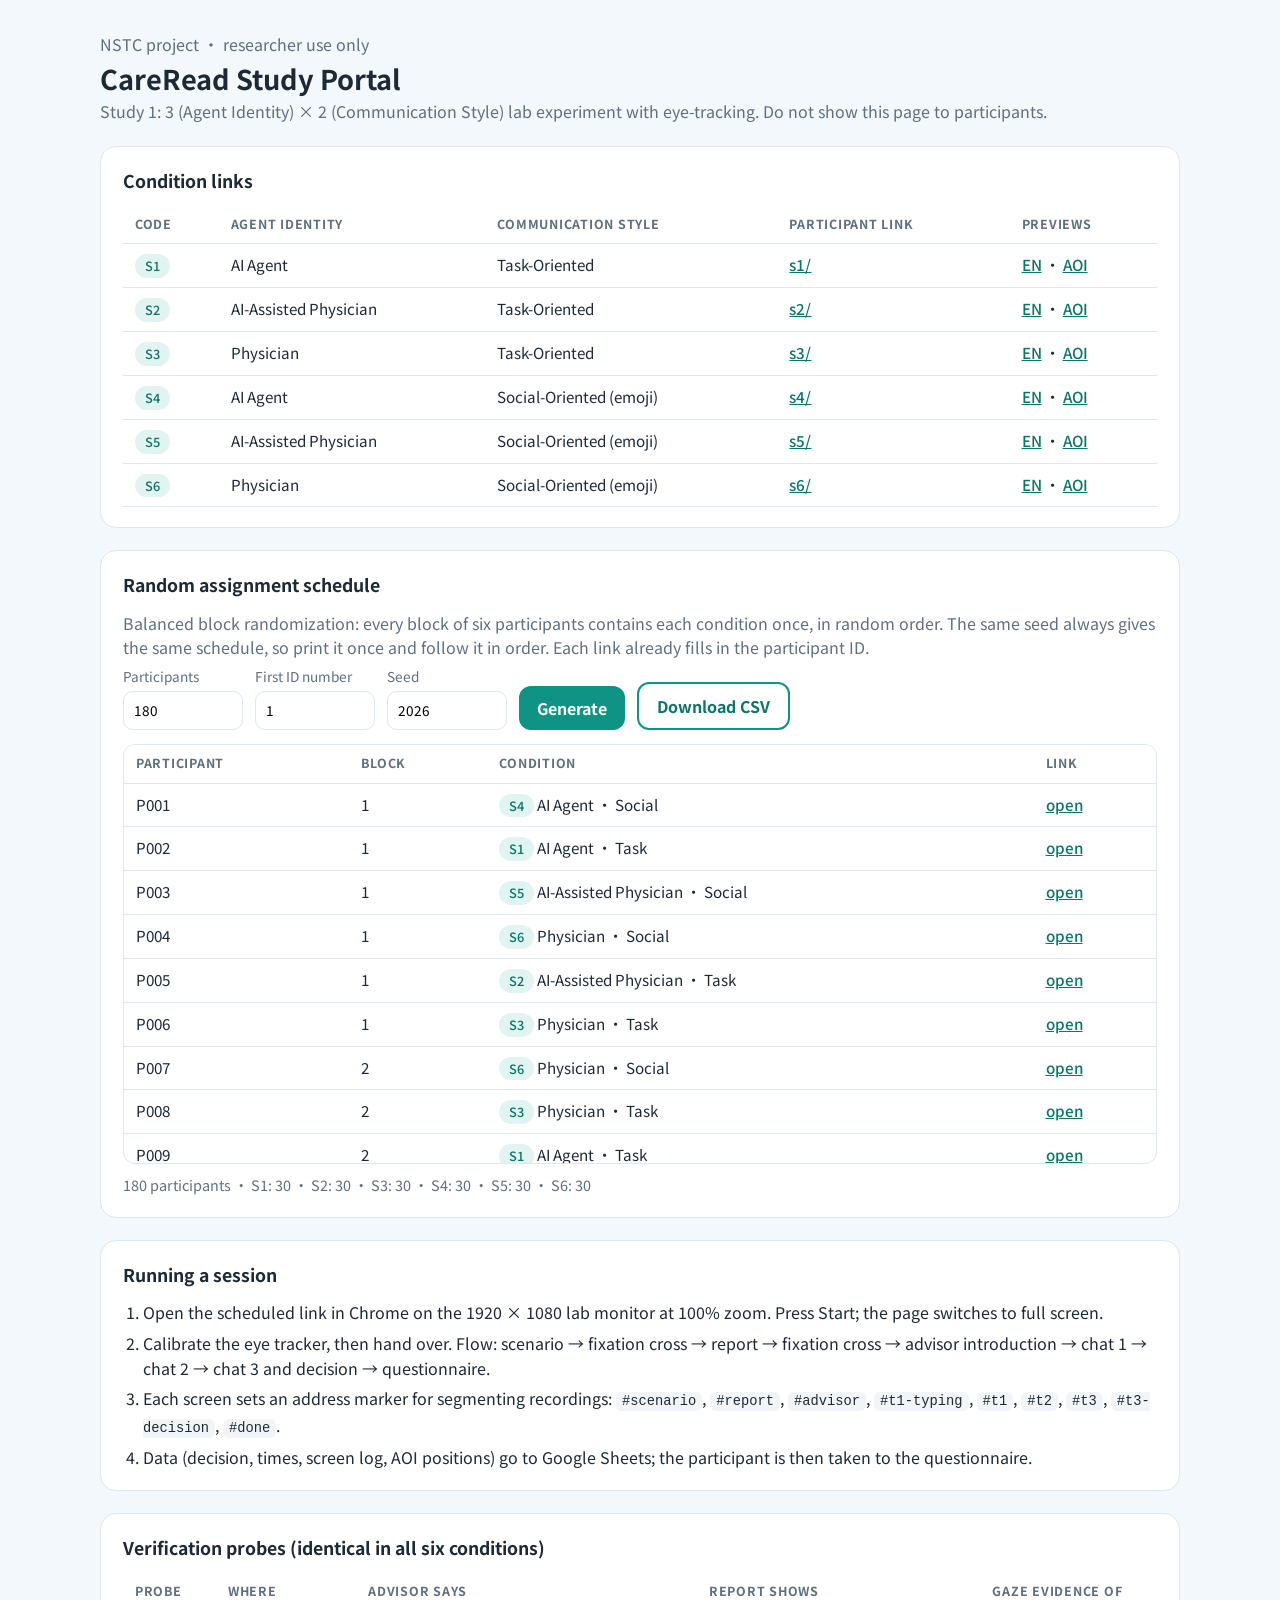
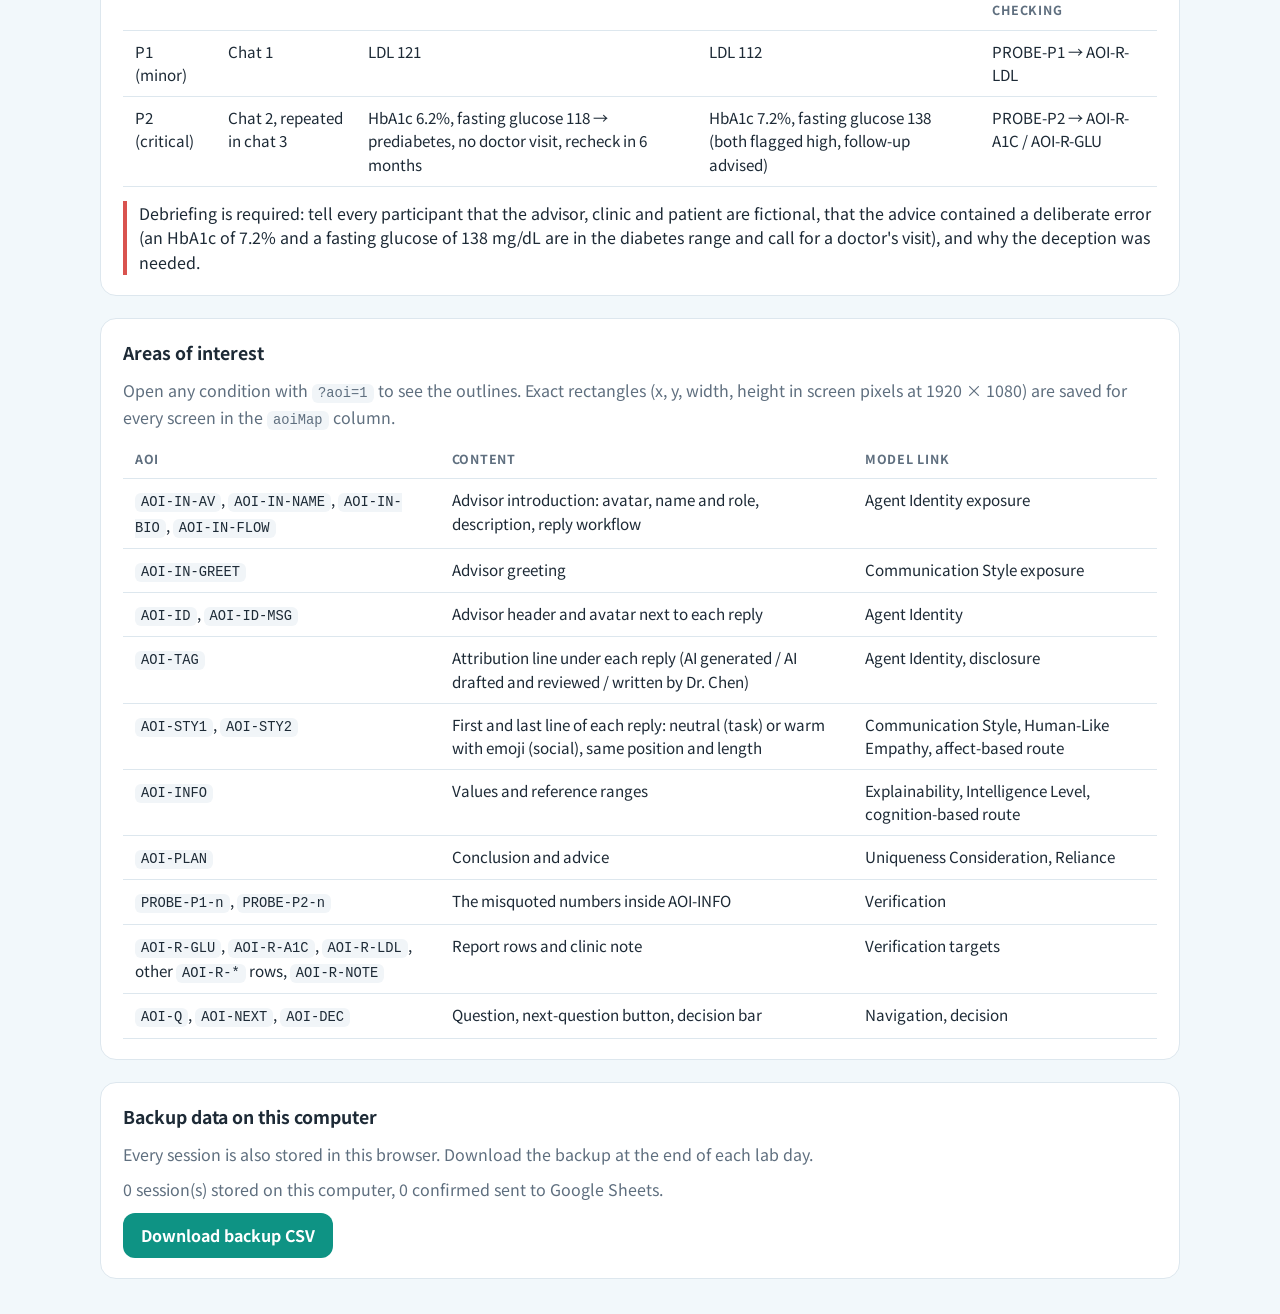
<file: index.html>
<!doctype html>
<html lang="en">
<head>
<meta charset="utf-8">
<meta name="viewport" content="width=device-width, initial-scale=1">
<meta name="robots" content="noindex">
<title>CareRead Study Portal</title>
<link rel="stylesheet" href="https://fonts.googleapis.com/css2?family=Noto+Sans+TC:wght@400;500;700&display=swap">
<style>
:root{--bg:#f2f8fb;--card:#fff;--ink:#1d2a36;--muted:#5f6f7f;--line:#dde7ee;--brand:#0e9384;--brand-soft:#e2f4f1;--sky:#3b8fd9;--flag:#d9534f;color-scheme:light}
*{box-sizing:border-box}
body{margin:0;background:var(--bg);color:var(--ink);font-family:"Noto Sans TC","Segoe UI",system-ui,sans-serif;line-height:1.55;
  padding-left:max(16px,env(safe-area-inset-left,0px));padding-right:max(16px,env(safe-area-inset-right,0px));padding-block:32px 48px}
main{max-width:1080px;margin:0 auto;display:grid;gap:22px}
h1{margin:0;font-size:1.7rem}
h2{margin:0 0 12px;font-size:1.1rem}
p{margin:0}
.muted{color:var(--muted)}
.card{background:var(--card);border:1px solid var(--line);border-radius:16px;padding:20px 22px;min-width:0}
.wrap{overflow-x:auto}
table{width:100%;border-collapse:collapse;font-size:.95rem;min-width:620px}
th,td{text-align:left;padding:9px 12px;border-bottom:1px solid var(--line);vertical-align:top}
th{font-size:.78rem;text-transform:uppercase;letter-spacing:.06em;color:var(--muted)}
code{font-family:ui-monospace,Menlo,monospace;font-size:.86rem;background:#f1f5f8;padding:2px 6px;border-radius:6px}
a{color:#0b7569;font-weight:500}
.tag{display:inline-block;font-size:.8rem;padding:2px 10px;border-radius:999px;background:var(--brand-soft);color:#0b7569;font-weight:500}
ol,ul{margin:0;padding-left:20px;display:grid;gap:6px}
button{font:inherit;font-weight:700;border:0;border-radius:12px;padding:10px 18px;background:var(--brand);color:#fff;cursor:pointer}
button.ghost{background:#fff;color:#0b7569;border:2px solid var(--brand)}
button:focus-visible,a:focus-visible,input:focus-visible{outline:3px solid rgba(59,143,217,.5);outline-offset:2px}
.controls{display:flex;flex-wrap:wrap;gap:12px;align-items:end;margin:6px 0 14px}
.controls label{display:grid;gap:4px;font-size:.85rem;color:var(--muted)}
.controls input{font:inherit;padding:8px 10px;border:1px solid var(--line);border-radius:10px;width:120px}
.warn{border-left:4px solid var(--flag);padding-left:12px}
.counts{margin-top:10px;font-size:.9rem}
#sched-wrap{max-height:420px;overflow:auto;border:1px solid var(--line);border-radius:12px;margin-top:6px}
#sched-wrap table{min-width:520px}
#sched-wrap th{position:sticky;top:0;background:#fff}
</style>
</head>
<body>
<main>
  <header>
    <p class="muted">NSTC project · researcher use only</p>
    <h1>CareRead Study Portal</h1>
    <p class="muted">Study 1: 3 (Agent Identity) × 2 (Communication Style) lab experiment with eye-tracking. Do not show this page to participants.</p>
  </header>

  <section class="card">
    <h2>Condition links</h2>
    <div class="wrap">
    <table>
      <thead><tr><th>Code</th><th>Agent Identity</th><th>Communication Style</th><th>Participant link</th><th>Previews</th></tr></thead>
      <tbody>
        <tr><td><span class="tag">S1</span></td><td>AI Agent</td><td>Task-Oriented</td><td><a href="s1/">s1/</a></td><td><a href="s1/?lang=en">EN</a> · <a href="s1/?aoi=1">AOI</a></td></tr>
        <tr><td><span class="tag">S2</span></td><td>AI-Assisted Physician</td><td>Task-Oriented</td><td><a href="s2/">s2/</a></td><td><a href="s2/?lang=en">EN</a> · <a href="s2/?aoi=1">AOI</a></td></tr>
        <tr><td><span class="tag">S3</span></td><td>Physician</td><td>Task-Oriented</td><td><a href="s3/">s3/</a></td><td><a href="s3/?lang=en">EN</a> · <a href="s3/?aoi=1">AOI</a></td></tr>
        <tr><td><span class="tag">S4</span></td><td>AI Agent</td><td>Social-Oriented (emoji)</td><td><a href="s4/">s4/</a></td><td><a href="s4/?lang=en">EN</a> · <a href="s4/?aoi=1">AOI</a></td></tr>
        <tr><td><span class="tag">S5</span></td><td>AI-Assisted Physician</td><td>Social-Oriented (emoji)</td><td><a href="s5/">s5/</a></td><td><a href="s5/?lang=en">EN</a> · <a href="s5/?aoi=1">AOI</a></td></tr>
        <tr><td><span class="tag">S6</span></td><td>Physician</td><td>Social-Oriented (emoji)</td><td><a href="s6/">s6/</a></td><td><a href="s6/?lang=en">EN</a> · <a href="s6/?aoi=1">AOI</a></td></tr>
      </tbody>
    </table>
    </div>
  </section>

  <section class="card">
    <h2>Random assignment schedule</h2>
    <p class="muted">Balanced block randomization: every block of six participants contains each condition once, in random order. The same seed always gives the same schedule, so print it once and follow it in order. Each link already fills in the participant ID.</p>
    <div class="controls">
      <label>Participants<input id="n" type="number" min="6" step="6" value="180"></label>
      <label>First ID number<input id="first" type="number" min="1" value="1"></label>
      <label>Seed<input id="seed" type="number" value="2026"></label>
      <button id="gen">Generate</button>
      <button id="csv" class="ghost">Download CSV</button>
    </div>
    <div id="sched-wrap"><table><thead><tr><th>Participant</th><th>Block</th><th>Condition</th><th>Link</th></tr></thead><tbody id="sched"></tbody></table></div>
    <p class="counts muted" id="counts"></p>
  </section>

  <section class="card">
    <h2>Running a session</h2>
    <ol>
      <li>Open the scheduled link in Chrome on the 1920 × 1080 lab monitor at 100% zoom. Press Start; the page switches to full screen.</li>
      <li>Calibrate the eye tracker, then hand over. Flow: scenario → fixation cross → report → fixation cross → advisor introduction → chat 1 → chat 2 → chat 3 and decision → questionnaire.</li>
      <li>Each screen sets an address marker for segmenting recordings: <code>#scenario</code>, <code>#report</code>, <code>#advisor</code>, <code>#t1-typing</code>, <code>#t1</code>, <code>#t2</code>, <code>#t3</code>, <code>#t3-decision</code>, <code>#done</code>.</li>
      <li>Data (decision, times, screen log, AOI positions) go to Google Sheets; the participant is then taken to the questionnaire.</li>
    </ol>
  </section>

  <section class="card">
    <h2>Verification probes (identical in all six conditions)</h2>
    <div class="wrap">
    <table>
      <thead><tr><th>Probe</th><th>Where</th><th>Advisor says</th><th>Report shows</th><th>Gaze evidence of checking</th></tr></thead>
      <tbody>
        <tr><td>P1 (minor)</td><td>Chat 1</td><td>LDL 121</td><td>LDL 112</td><td>PROBE-P1 → AOI-R-LDL</td></tr>
        <tr><td>P2 (critical)</td><td>Chat 2, repeated in chat 3</td><td>HbA1c 6.2%, fasting glucose 118 → prediabetes, no doctor visit, recheck in 6 months</td><td>HbA1c 7.2%, fasting glucose 138 (both flagged high, follow-up advised)</td><td>PROBE-P2 → AOI-R-A1C / AOI-R-GLU</td></tr>
      </tbody>
    </table>
    </div>
    <p class="warn" style="margin-top:14px">Debriefing is required: tell every participant that the advisor, clinic and patient are fictional, that the advice contained a deliberate error (an HbA1c of 7.2% and a fasting glucose of 138 mg/dL are in the diabetes range and call for a doctor's visit), and why the deception was needed.</p>
  </section>

  <section class="card">
    <h2>Areas of interest</h2>
    <p class="muted" style="margin-bottom:10px">Open any condition with <code>?aoi=1</code> to see the outlines. Exact rectangles (x, y, width, height in screen pixels at 1920 × 1080) are saved for every screen in the <code>aoiMap</code> column.</p>
    <div class="wrap">
    <table>
      <thead><tr><th>AOI</th><th>Content</th><th>Model link</th></tr></thead>
      <tbody>
        <tr><td><code>AOI-IN-AV</code>, <code>AOI-IN-NAME</code>, <code>AOI-IN-BIO</code>, <code>AOI-IN-FLOW</code></td><td>Advisor introduction: avatar, name and role, description, reply workflow</td><td>Agent Identity exposure</td></tr>
        <tr><td><code>AOI-IN-GREET</code></td><td>Advisor greeting</td><td>Communication Style exposure</td></tr>
        <tr><td><code>AOI-ID</code>, <code>AOI-ID-MSG</code></td><td>Advisor header and avatar next to each reply</td><td>Agent Identity</td></tr>
        <tr><td><code>AOI-TAG</code></td><td>Attribution line under each reply (AI generated / AI drafted and reviewed / written by Dr. Chen)</td><td>Agent Identity, disclosure</td></tr>
        <tr><td><code>AOI-STY1</code>, <code>AOI-STY2</code></td><td>First and last line of each reply: neutral (task) or warm with emoji (social), same position and length</td><td>Communication Style, Human-Like Empathy, affect-based route</td></tr>
        <tr><td><code>AOI-INFO</code></td><td>Values and reference ranges</td><td>Explainability, Intelligence Level, cognition-based route</td></tr>
        <tr><td><code>AOI-PLAN</code></td><td>Conclusion and advice</td><td>Uniqueness Consideration, Reliance</td></tr>
        <tr><td><code>PROBE-P1-n</code>, <code>PROBE-P2-n</code></td><td>The misquoted numbers inside AOI-INFO</td><td>Verification</td></tr>
        <tr><td><code>AOI-R-GLU</code>, <code>AOI-R-A1C</code>, <code>AOI-R-LDL</code>, other <code>AOI-R-*</code> rows, <code>AOI-R-NOTE</code></td><td>Report rows and clinic note</td><td>Verification targets</td></tr>
        <tr><td><code>AOI-Q</code>, <code>AOI-NEXT</code>, <code>AOI-DEC</code></td><td>Question, next-question button, decision bar</td><td>Navigation, decision</td></tr>
      </tbody>
    </table>
    </div>
  </section>

  <section class="card">
    <h2>Backup data on this computer</h2>
    <p class="muted">Every session is also stored in this browser. Download the backup at the end of each lab day.</p>
    <div id="backup-info" class="muted" style="margin-top:10px"></div>
    <p style="margin-top:12px"><button id="dl">Download backup CSV</button></p>
  </section>
</main>
<script>
(function(){
  var CONDS = ["s1","s2","s3","s4","s5","s6"];
  var NAMES = {s1:"AI Agent · Task",s2:"AI-Assisted Physician · Task",s3:"Physician · Task",s4:"AI Agent · Social",s5:"AI-Assisted Physician · Social",s6:"Physician · Social"};
  var esc = function(v){ v = v == null ? "" : String(v); return '"' + v.replace(/"/g, '""') + '"'; };
  function download(name, rows){
    var keys = Object.keys(rows[0]);
    var csv = [keys.join(",")].concat(rows.map(function(r){ return keys.map(function(k){ return esc(r[k]); }).join(","); })).join("\n");
    var a = document.createElement("a");
    a.href = URL.createObjectURL(new Blob(["﻿" + csv], {type: "text/csv"}));
    a.download = name; a.click();
  }
  /* seeded random numbers (mulberry32) */
  function rng(seed){ return function(){ seed |= 0; seed = seed + 0x6D2B79F5 | 0; var t = Math.imul(seed ^ seed >>> 15, 1 | seed); t = t + Math.imul(t ^ t >>> 7, 61 | t) ^ t; return ((t ^ t >>> 14) >>> 0) / 4294967296; }; }
  var schedule = [];
  function gen(){
    var n = Math.max(6, Math.ceil((+document.getElementById("n").value || 180) / 6) * 6);
    var first = +document.getElementById("first").value || 1;
    var r = rng(+document.getElementById("seed").value || 2026);
    var base = location.href.replace(/[#?].*$/, "").replace(/index\.html$/, "");
    schedule = [];
    for (var b = 0; b < n / 6; b++) {
      var blk = CONDS.slice();
      for (var i = blk.length - 1; i > 0; i--) { var j = Math.floor(r() * (i + 1)); var t = blk[i]; blk[i] = blk[j]; blk[j] = t; }
      blk.forEach(function(c){
        var id = "P" + String(first + schedule.length).padStart(3, "0");
        schedule.push({participant: id, block: b + 1, condition: c.toUpperCase(), description: NAMES[c], link: base + c + "/?pid=" + id});
      });
    }
    document.getElementById("sched").innerHTML = schedule.map(function(s){
      return "<tr><td>" + s.participant + "</td><td>" + s.block + "</td><td><span class='tag'>" + s.condition + "</span> " + s.description +
        "</td><td><a href='" + s.link + "'>open</a></td></tr>"; }).join("");
    var c = {}; schedule.forEach(function(s){ c[s.condition] = (c[s.condition] || 0) + 1; });
    document.getElementById("counts").textContent = schedule.length + " participants · " + Object.keys(c).sort().map(function(k){ return k + ": " + c[k]; }).join(" · ");
  }
  document.getElementById("gen").onclick = gen;
  document.getElementById("csv").onclick = function(){ if (!schedule.length) gen(); download("careread_schedule_seed" + document.getElementById("seed").value + ".csv", schedule); };
  gen();

  var rows = [];
  try { rows = JSON.parse(localStorage.getItem("careread_records") || "[]"); } catch (e) { rows = []; }
  var sent = rows.filter(function(r){ return r.uploadStatus === "sent"; }).length;
  document.getElementById("backup-info").textContent = rows.length + " session(s) stored on this computer, " + sent + " confirmed sent to Google Sheets.";
  document.getElementById("dl").onclick = function(){
    if (!rows.length) { document.getElementById("backup-info").textContent = "No sessions stored on this computer yet."; return; }
    download("careread_backup_" + new Date().toISOString().slice(0,10) + ".csv", rows);
  };
})();
</script>
</body>
</html>
</file>
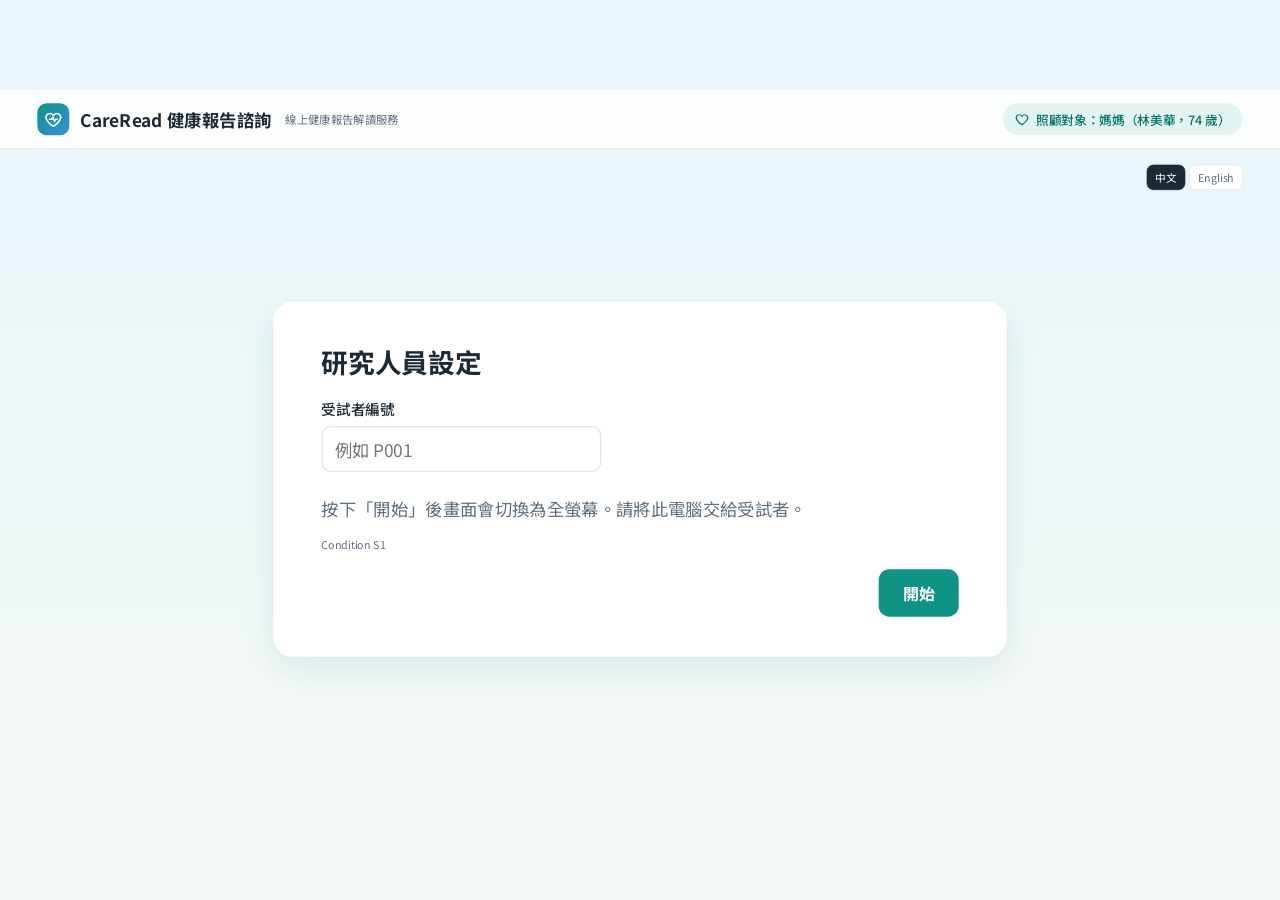
<file: s1/index.html>
<!doctype html>
<html lang="zh-Hant">
<head>
<meta charset="utf-8">
<meta name="viewport" content="width=device-width, initial-scale=1">
<meta name="robots" content="noindex">
<title>CareRead</title>
<link rel="preconnect" href="https://fonts.googleapis.com">
<link rel="stylesheet" href="https://fonts.googleapis.com/css2?family=Noto+Sans+TC:wght@300;400;500;700&family=Noto+Color+Emoji&display=swap">
<link rel="stylesheet" href="../assets/style.css?v=3">
</head>
<body>
<div id="viewport"><div id="stage"></div></div>
<script>window.CAREREAD_COND = { code: "s1", identity: "ai", style: "task" };</script>
<script src="../assets/config.js?v=3"></script>
<script src="../assets/texts.js?v=3"></script>
<script src="../assets/app.js?v=3"></script>
</body>
</html>
</file>
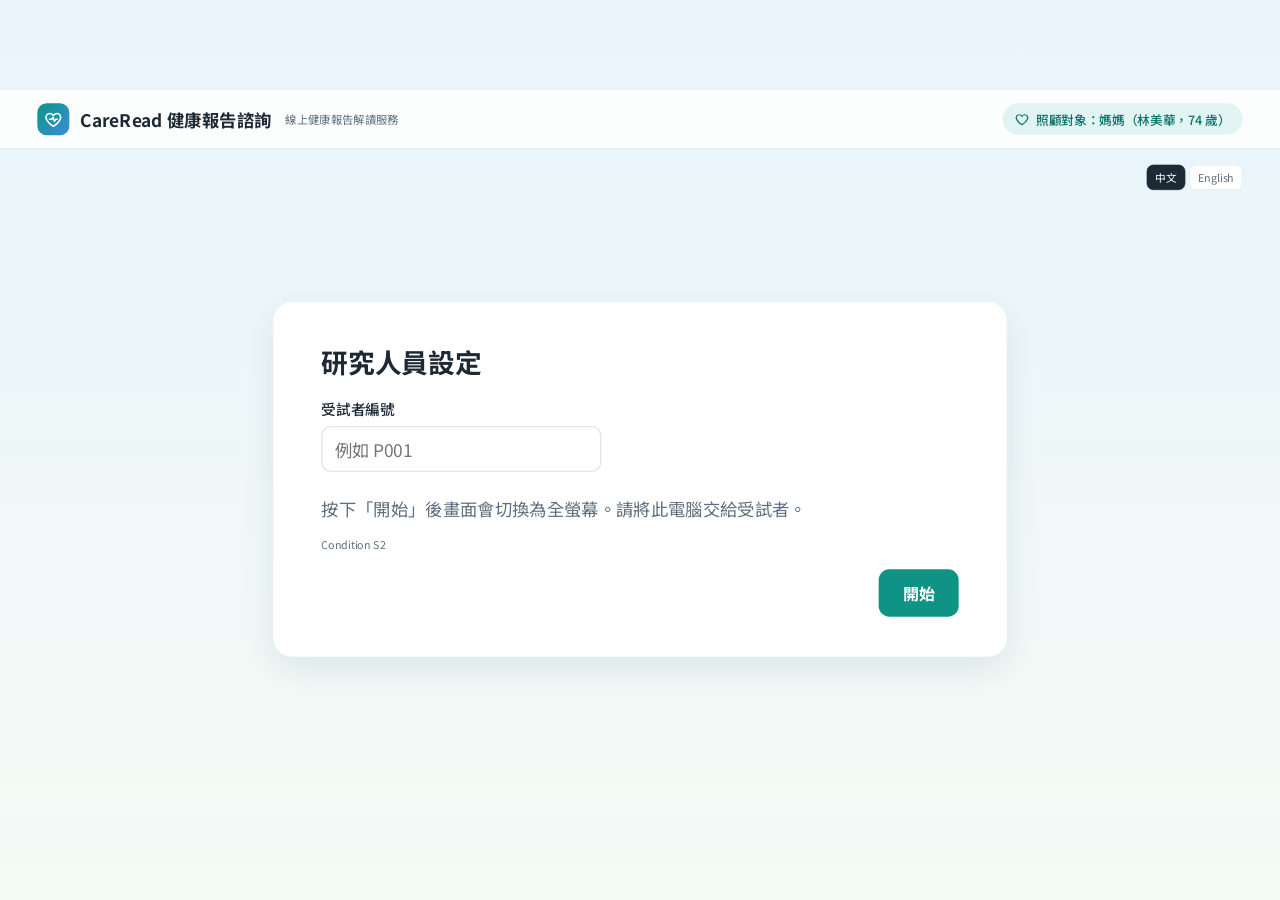
<file: s2/index.html>
<!doctype html>
<html lang="zh-Hant">
<head>
<meta charset="utf-8">
<meta name="viewport" content="width=device-width, initial-scale=1">
<meta name="robots" content="noindex">
<title>CareRead</title>
<link rel="preconnect" href="https://fonts.googleapis.com">
<link rel="stylesheet" href="https://fonts.googleapis.com/css2?family=Noto+Sans+TC:wght@300;400;500;700&family=Noto+Color+Emoji&display=swap">
<link rel="stylesheet" href="../assets/style.css?v=3">
</head>
<body>
<div id="viewport"><div id="stage"></div></div>
<script>window.CAREREAD_COND = { code: "s2", identity: "hyb", style: "task" };</script>
<script src="../assets/config.js?v=3"></script>
<script src="../assets/texts.js?v=3"></script>
<script src="../assets/app.js?v=3"></script>
</body>
</html>
</file>
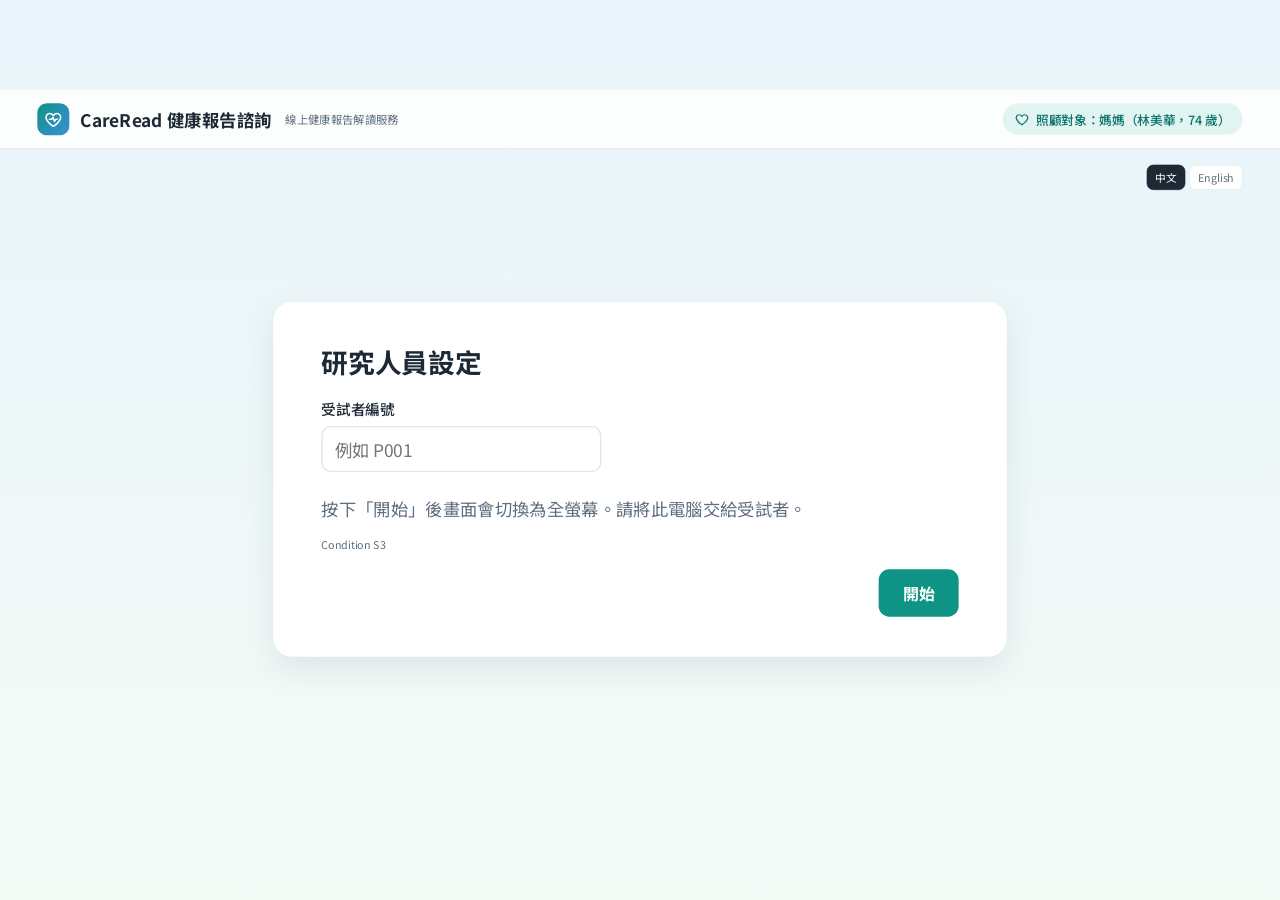
<file: s3/index.html>
<!doctype html>
<html lang="zh-Hant">
<head>
<meta charset="utf-8">
<meta name="viewport" content="width=device-width, initial-scale=1">
<meta name="robots" content="noindex">
<title>CareRead</title>
<link rel="preconnect" href="https://fonts.googleapis.com">
<link rel="stylesheet" href="https://fonts.googleapis.com/css2?family=Noto+Sans+TC:wght@300;400;500;700&family=Noto+Color+Emoji&display=swap">
<link rel="stylesheet" href="../assets/style.css?v=3">
</head>
<body>
<div id="viewport"><div id="stage"></div></div>
<script>window.CAREREAD_COND = { code: "s3", identity: "doc", style: "task" };</script>
<script src="../assets/config.js?v=3"></script>
<script src="../assets/texts.js?v=3"></script>
<script src="../assets/app.js?v=3"></script>
</body>
</html>
</file>
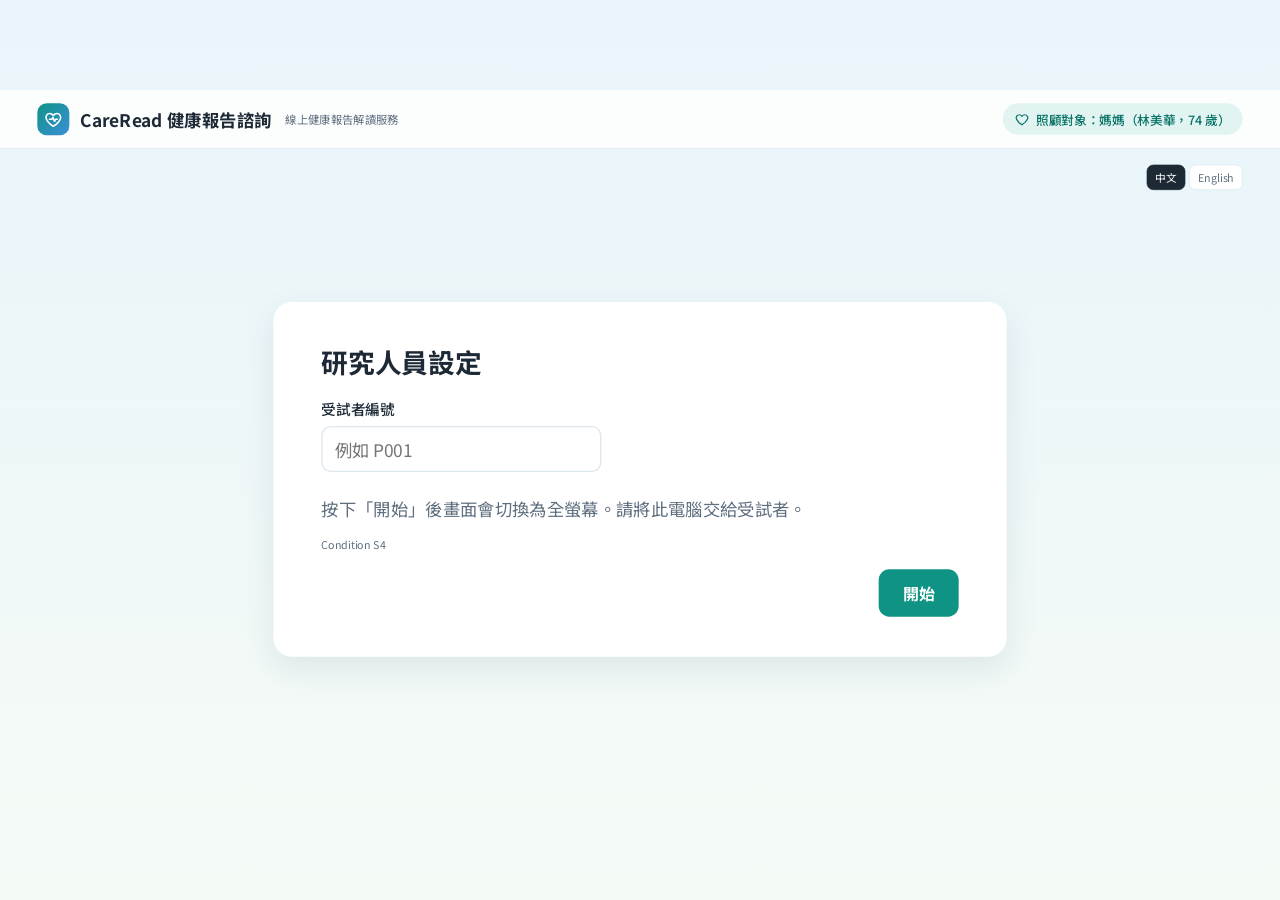
<file: s4/index.html>
<!doctype html>
<html lang="zh-Hant">
<head>
<meta charset="utf-8">
<meta name="viewport" content="width=device-width, initial-scale=1">
<meta name="robots" content="noindex">
<title>CareRead</title>
<link rel="preconnect" href="https://fonts.googleapis.com">
<link rel="stylesheet" href="https://fonts.googleapis.com/css2?family=Noto+Sans+TC:wght@300;400;500;700&family=Noto+Color+Emoji&display=swap">
<link rel="stylesheet" href="../assets/style.css?v=3">
</head>
<body>
<div id="viewport"><div id="stage"></div></div>
<script>window.CAREREAD_COND = { code: "s4", identity: "ai", style: "soc" };</script>
<script src="../assets/config.js?v=3"></script>
<script src="../assets/texts.js?v=3"></script>
<script src="../assets/app.js?v=3"></script>
</body>
</html>
</file>
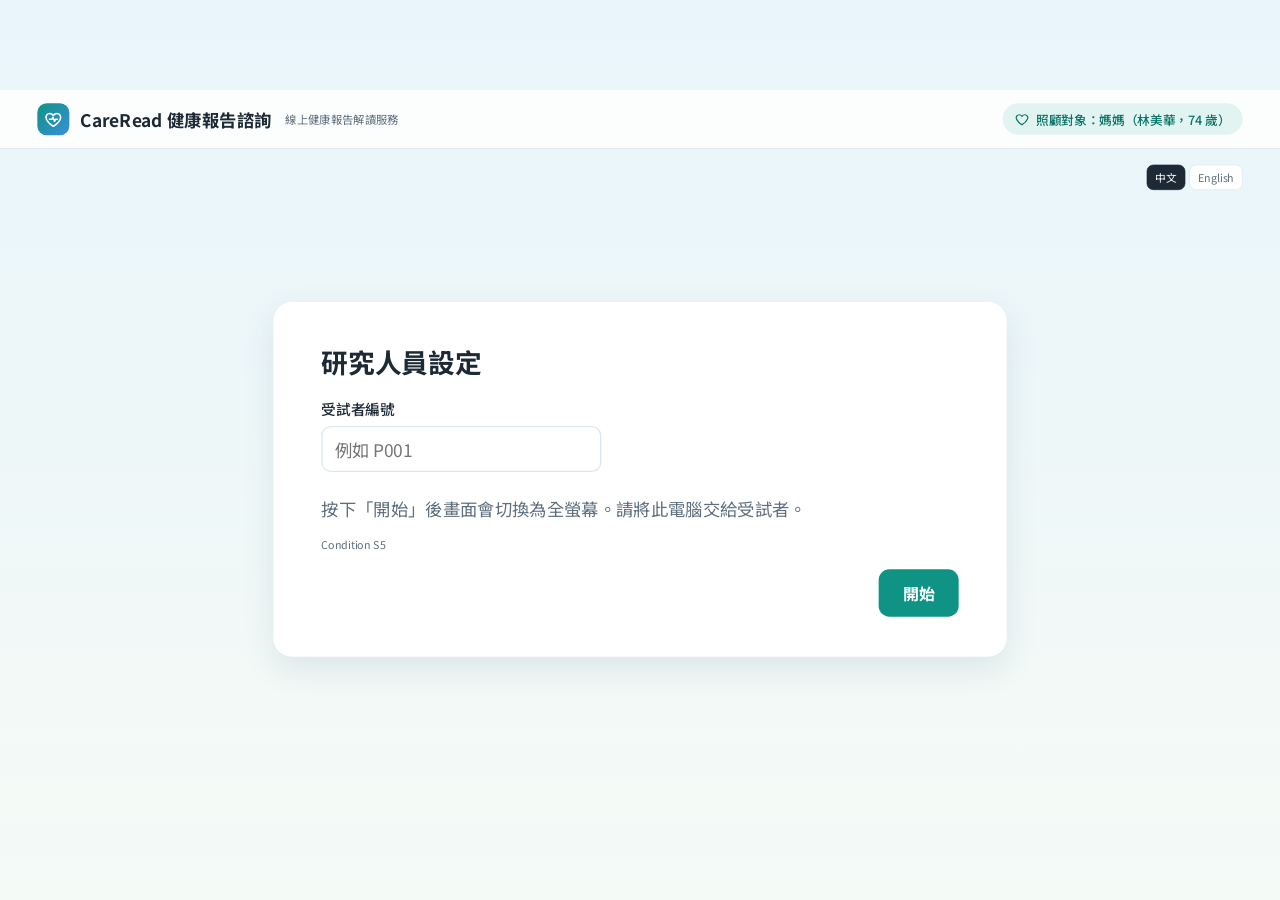
<file: s5/index.html>
<!doctype html>
<html lang="zh-Hant">
<head>
<meta charset="utf-8">
<meta name="viewport" content="width=device-width, initial-scale=1">
<meta name="robots" content="noindex">
<title>CareRead</title>
<link rel="preconnect" href="https://fonts.googleapis.com">
<link rel="stylesheet" href="https://fonts.googleapis.com/css2?family=Noto+Sans+TC:wght@300;400;500;700&family=Noto+Color+Emoji&display=swap">
<link rel="stylesheet" href="../assets/style.css?v=3">
</head>
<body>
<div id="viewport"><div id="stage"></div></div>
<script>window.CAREREAD_COND = { code: "s5", identity: "hyb", style: "soc" };</script>
<script src="../assets/config.js?v=3"></script>
<script src="../assets/texts.js?v=3"></script>
<script src="../assets/app.js?v=3"></script>
</body>
</html>
</file>
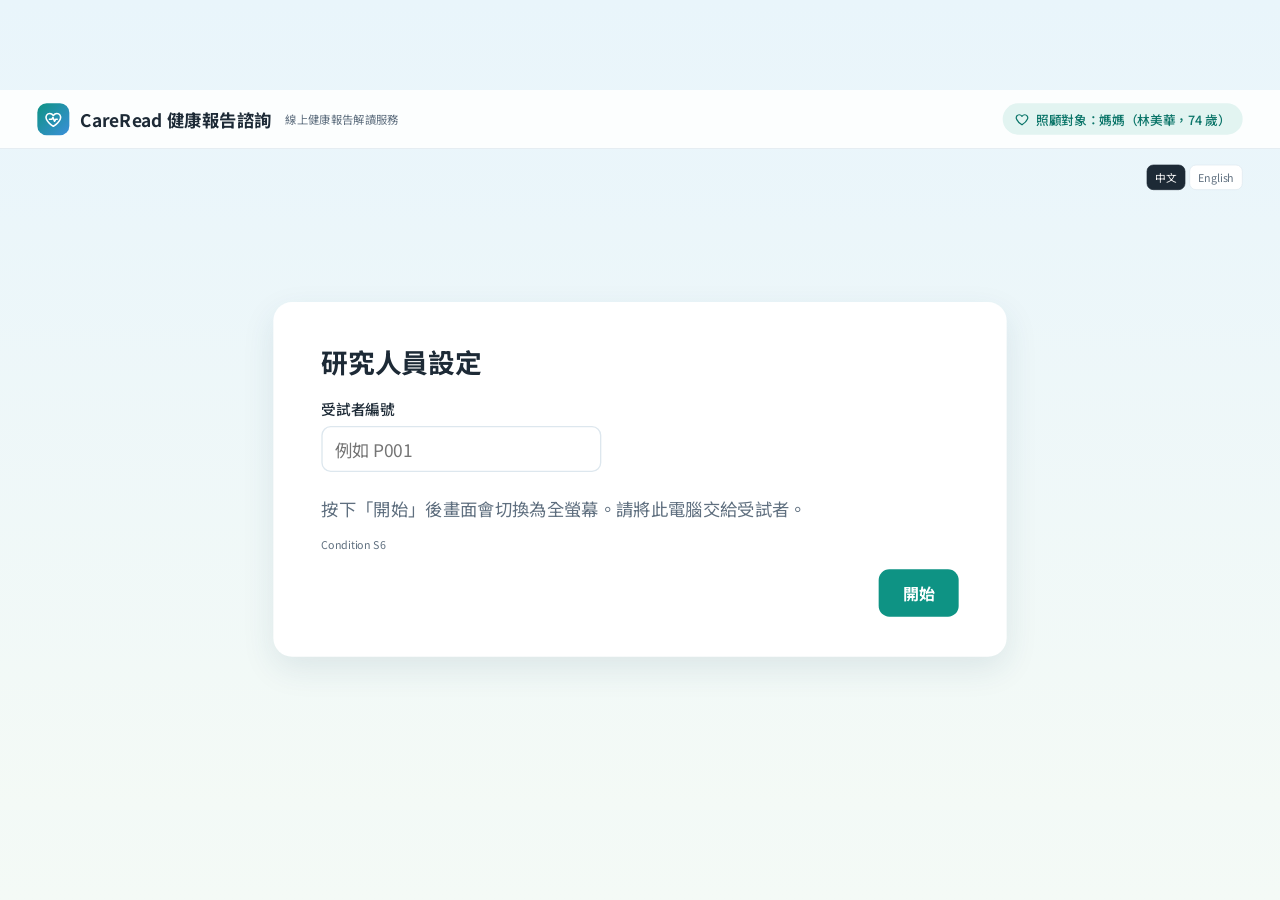
<file: s6/index.html>
<!doctype html>
<html lang="zh-Hant">
<head>
<meta charset="utf-8">
<meta name="viewport" content="width=device-width, initial-scale=1">
<meta name="robots" content="noindex">
<title>CareRead</title>
<link rel="preconnect" href="https://fonts.googleapis.com">
<link rel="stylesheet" href="https://fonts.googleapis.com/css2?family=Noto+Sans+TC:wght@300;400;500;700&family=Noto+Color+Emoji&display=swap">
<link rel="stylesheet" href="../assets/style.css?v=3">
</head>
<body>
<div id="viewport"><div id="stage"></div></div>
<script>window.CAREREAD_COND = { code: "s6", identity: "doc", style: "soc" };</script>
<script src="../assets/config.js?v=3"></script>
<script src="../assets/texts.js?v=3"></script>
<script src="../assets/app.js?v=3"></script>
</body>
</html>
</file>
<file: assets/style.css>
/* CareRead study site. One fixed 1920 x 1080 stage, scaled to fit other screens.
   Eye-tracking rules used throughout:
   - single light theme so every participant sees the same colors and luminance (pupil data);
   - no scrolling and no layout shifts: each area of interest (data-aoi) keeps a fixed position;
   - large text (22 px+) and at least 16 px of empty space between neighbouring AOIs,
     so fixations can be assigned to one AOI with a screen-based tracker (about 0.5 degree accuracy);
   - the only motion is the three typing dots. */
:root{
  --bg-top:#e9f5fb; --bg-bottom:#f4faf6;
  --card:#ffffff; --ink:#1d2a36; --muted:#5f6f7f; --line:#dde7ee; --soft:#f3f8fb;
  --brand:#0e9384; --brand-dark:#0b7569; --brand-soft:#e2f4f1;
  --sky:#3b8fd9; --sky-soft:#e6f1fb;
  --flag:#d9534f; --flag-soft:#fdeceb;
  --f:"Noto Sans TC","PingFang TC","Microsoft JhengHei","Segoe UI",system-ui,sans-serif,"Noto Color Emoji","Segoe UI Emoji","Apple Color Emoji";
  color-scheme:light;
}
*{box-sizing:border-box}
[hidden]{display:none!important}
html,body{margin:0;height:100%;overflow:hidden;background:var(--bg-bottom)}
body{font-family:var(--f);color:var(--ink);-webkit-font-smoothing:antialiased}
button{font-family:inherit}

#viewport{position:fixed;inset:0;overflow:hidden;background:linear-gradient(180deg,var(--bg-top),var(--bg-bottom))}
#stage{width:1920px;height:1080px;position:absolute;top:0;left:0;transform-origin:0 0;
  background:linear-gradient(180deg,var(--bg-top) 0%,var(--bg-bottom) 100%);overflow:hidden}
.screen{position:absolute;inset:0;display:none}
.screen.on{display:flex;flex-direction:column}

/* app bar */
.appbar{height:88px;flex:none;display:flex;align-items:center;gap:16px;padding:0 56px;background:rgba(255,255,255,.88);border-bottom:1px solid var(--line)}
.logo{width:48px;height:48px;border-radius:14px;background:linear-gradient(135deg,var(--brand),var(--sky));display:grid;place-items:center}
.logo svg{width:28px;height:28px}
.app-name{font-size:26px;font-weight:700;letter-spacing:.01em}
.app-tag{font-size:17px;color:var(--muted);margin-left:4px}
.caring{margin-left:auto;display:flex;align-items:center;gap:10px;font-size:19px;background:var(--brand-soft);color:var(--brand-dark);padding:10px 18px;border-radius:999px;font-weight:500}
.caring svg{width:22px;height:22px}

/* centered panels */
.center{flex:1;display:grid;place-items:center;padding:40px}
.panel{background:var(--card);border-radius:28px;box-shadow:0 18px 50px rgba(31,72,96,.10);padding:60px 72px;width:1100px}
.panel.wide{width:1260px}
.panel h1{font-size:40px;margin:0 0 26px;font-weight:700}
.panel p{font-size:26px;line-height:1.75;margin:0 0 16px}
.steps{display:flex;gap:18px;margin:28px 0 6px}
.step{flex:1;display:flex;align-items:center;gap:14px;background:var(--soft);border:1px solid var(--line);border-radius:18px;padding:18px 20px;font-size:23px;font-weight:500}
.step b{width:42px;height:42px;border-radius:50%;background:var(--brand);color:#fff;display:grid;place-items:center;font-size:21px;flex:none}
.panel .note-line{font-size:22px;color:var(--muted);margin-top:22px}

/* buttons */
.btn{font-size:24px;font-weight:700;border:0;border-radius:16px;padding:18px 36px;cursor:pointer;background:var(--brand);color:#fff;transition:background .15s}
.btn:hover:not(:disabled){background:var(--brand-dark)}
.btn:disabled{background:#c6d4dc;cursor:not-allowed}
.btn.ghost{background:#fff;color:var(--brand-dark);border:2px solid var(--brand)}
.btn.ghost:hover:not(:disabled){background:var(--brand-soft)}
.btn.ghost:disabled{background:#fff;color:#a3b3bf;border-color:#c6d4dc}
.btn:focus-visible{outline:4px solid rgba(59,143,217,.45);outline-offset:3px}
.btn.next{font-size:22px;font-weight:500;padding:18px 30px;max-width:1100px;white-space:nowrap;overflow:hidden;text-overflow:ellipsis}
.row-end{display:flex;justify-content:flex-end;align-items:center;gap:20px;margin-top:26px}
.hint{font-size:19px;color:var(--muted)}

/* start screen */
.field{display:grid;gap:10px;margin:8px 0 6px}
.field label{font-size:22px;font-weight:500}
.field input{font-size:26px;padding:14px 18px;border:2px solid var(--line);border-radius:14px;width:420px;font-family:inherit}
.field input:focus{outline:none;border-color:var(--sky)}
.err{color:var(--flag);font-size:19px;min-height:26px}
.lang{position:absolute;top:112px;right:56px;display:flex;gap:6px}
.lang button{font-size:16px;border:1px solid var(--line);background:#fff;border-radius:10px;padding:6px 12px;cursor:pointer;color:var(--muted)}
.lang button[aria-pressed="true"]{background:var(--ink);color:#fff;border-color:var(--ink)}
.cond-chip{font-size:16px;color:var(--muted);margin-top:18px}

/* fixation */
.fix{flex:1;display:grid;place-items:center;background:#f4f8fa}
.fix span{font-size:96px;font-weight:300;color:#4b5b6a;line-height:1}
.fix small{position:absolute;bottom:80px;left:0;right:0;text-align:center;font-size:20px;color:var(--muted)}

/* work area: report left, chat right */
.work{flex:1;display:grid;grid-template-columns:860px 1fr;gap:44px;padding:28px 56px 0;min-height:0}
.report-only .work{grid-template-columns:860px;justify-content:center}
.card{background:var(--card);border-radius:24px;box-shadow:0 12px 36px rgba(31,72,96,.08);min-height:0;position:relative}

/* lab report (grid rows: one AOI per test) */
.report{padding:26px 30px;align-self:start}
.rep-top{display:flex;justify-content:space-between;align-items:flex-start;gap:20px;padding-bottom:16px;border-bottom:2px solid var(--line);margin-bottom:4px}
.rep-title{font-size:26px;font-weight:700}
.rep-clinic{font-size:17px;color:var(--muted);margin-top:4px;display:flex;align-items:center;gap:8px}
.rep-clinic svg{width:18px;height:18px}
.rep-patient{font-size:17px;color:var(--muted);text-align:right;line-height:1.6}
.lab-row{display:grid;grid-template-columns:1.8fr 1.1fr .95fr .8fr;align-items:center;column-gap:10px;padding:0 14px;height:60px;border-top:1px solid var(--line);font-size:22px}
.lab-head{height:42px;border-top:0;font-size:16px;color:var(--muted);letter-spacing:.04em}
.lab-row .num{font-weight:500;font-variant-numeric:tabular-nums}
.lab-row .ref{color:var(--muted);font-variant-numeric:tabular-nums}
.unit{font-size:15px;color:var(--muted);font-weight:400;margin-left:6px}
.lab-row.high{background:var(--flag-soft)}
.lab-row.high .num{color:var(--flag);font-weight:700}
.flag{display:inline-block;font-size:16px;font-weight:700;color:var(--flag);background:#fff;border:1.5px solid var(--flag);border-radius:999px;padding:2px 10px}
.rep-note{margin-top:16px;font-size:19px;color:var(--flag);font-weight:500;display:flex;gap:8px;align-items:center}
.rep-note svg{width:20px;height:20px;flex:none}

/* avatars (original illustrations, cropped by the frame) */
.av{position:relative;flex:none;overflow:visible}
.av svg{display:block;width:100%;height:100%}
.av.doc > svg{border-radius:50%;background:#d7efe8}
.av.ai{border-radius:30%;background:linear-gradient(135deg,var(--brand),var(--sky))}
.av.ai > svg{border-radius:30%;overflow:hidden}
.av.lg{width:176px;height:176px}
.av.md{width:84px;height:84px}
.av.sm{width:52px;height:52px}
.av .mini{position:absolute;right:-4%;bottom:-4%;width:40%;height:40%;border-radius:30%;background:linear-gradient(135deg,var(--brand),var(--sky));border:3px solid #fff;display:grid;place-items:center}
.av .mini svg{width:62%;height:62%}
.av.sm .mini{border-width:2px}

.role{display:inline-block;margin-top:6px;font-size:18px;font-weight:500;color:var(--brand-dark);background:var(--brand-soft);border-radius:999px;padding:3px 14px}
.role.big{font-size:22px;padding:6px 18px;margin-top:10px}

/* advisor introduction */
.intro{flex:1;display:grid;place-items:center;padding:24px}
.intro-card{width:1240px;background:#fff;border-radius:32px;box-shadow:0 18px 50px rgba(31,72,96,.10);padding:48px 64px 52px;
  display:grid;grid-template-columns:176px 1fr;column-gap:52px;row-gap:36px;align-items:start}
.intro-h{grid-column:1/-1;margin:0;font-size:24px;color:var(--muted);font-weight:500}
.intro-name{font-size:44px;font-weight:700;line-height:1.2}
.intro-bio{font-size:25px;line-height:1.7;margin:22px 0 0;max-width:900px}
.flow-wrap{margin-top:26px}
.flow-label{font-size:18px;color:var(--muted);margin-bottom:10px}
.flow{display:flex;align-items:center;gap:14px;flex-wrap:wrap}
.flow .st{display:flex;align-items:center;gap:12px;background:var(--soft);border:1px solid var(--line);border-radius:16px;padding:12px 20px 12px 12px;font-size:22px;font-weight:500}
.flow .st i{width:40px;height:40px;border-radius:12px;display:grid;place-items:center;background:var(--sky)}
.flow .st i.ai{background:linear-gradient(135deg,var(--brand),var(--sky))}
.flow .st i.doc{background:#2f9e6e}
.flow .st i.send{background:#7c8b99}
.flow .st i svg{width:24px;height:24px}
.flow .arr{font-size:28px;color:#9fb3c2}
.greet{grid-column:1/-1;display:flex;gap:14px;align-items:flex-start;padding-top:30px;border-top:1px solid var(--line)}
.greet .bubble{font-size:25px}

/* chat */
.chat{display:flex;flex-direction:column;overflow:hidden}
.chat-top{display:flex;align-items:center;gap:16px;padding:18px 28px;border-bottom:1px solid var(--line);background:#fbfdfe}
.chat-id{display:flex;align-items:center;gap:18px}
.chat-id .nm{font-size:26px;font-weight:700}
.turn{margin-left:auto;font-size:17px;color:var(--muted);background:var(--soft);border:1px solid var(--line);border-radius:999px;padding:6px 16px}
.msgs{flex:1;display:flex;flex-direction:column;gap:30px;padding:30px 30px 24px}
.bubble{border-radius:22px;padding:16px 22px;font-size:24px;line-height:1.65}
.bubble.user{align-self:flex-end;max-width:78%;background:var(--sky-soft);border-bottom-right-radius:6px}
.file{display:inline-flex;align-items:center;gap:8px;background:#fff;border:1px solid var(--line);border-radius:12px;padding:6px 12px;font-size:16px;color:var(--muted);margin-bottom:10px}
.file svg{width:18px;height:18px}
.adv{display:flex;gap:14px;align-items:flex-start}
.adv-body{flex:1;min-width:0}
.bubble.adv-msg{background:var(--soft);border:1px solid var(--line);border-top-left-radius:6px;padding:20px 24px}
.adv-msg p{margin:0}
.adv-msg p + p{margin-top:24px}
.tag{margin-top:12px;font-size:17px;color:var(--muted);display:flex;gap:8px;align-items:center}
.tag svg{width:18px;height:18px;flex:none}
.typing{display:inline-flex;align-items:center;gap:12px;font-size:19px;color:var(--muted);background:var(--soft);border:1px solid var(--line);border-radius:20px;border-top-left-radius:6px;padding:16px 20px}
.dots{display:inline-flex;gap:6px}
.dots i{width:9px;height:9px;border-radius:50%;background:#9fb3c2;animation:blink 1.2s infinite}
.dots i:nth-child(2){animation-delay:.2s}.dots i:nth-child(3){animation-delay:.4s}
@keyframes blink{0%,80%,100%{opacity:.25}40%{opacity:1}}
@media (prefers-reduced-motion:reduce){.dots i{animation:none;opacity:.6}}

/* bottom bar */
.bottom{height:112px;flex:none;display:flex;align-items:center;justify-content:flex-end;gap:22px;padding:0 56px;margin-top:24px;background:rgba(255,255,255,.9);border-top:1px solid var(--line)}
.bottom .q{font-size:24px;font-weight:700;margin-right:auto}
.report-only .bottom .q,#advisor .bottom .q{font-weight:500;color:var(--muted);font-size:21px}

/* AOI overlay for checking layouts (?aoi=1) */
.aoi-on [data-aoi]{outline:3px dashed rgba(217,83,79,.85);outline-offset:2px;position:relative}
.aoi-on [data-aoi]::after{content:attr(data-aoi);position:absolute;top:-12px;right:6px;font:700 12px/1 monospace;background:#d9534f;color:#fff;padding:3px 6px;border-radius:4px;z-index:5;white-space:nowrap}
.aoi-on span[data-aoi]{outline-width:2px;outline-color:rgba(59,143,217,.9)}
.aoi-on span[data-aoi]::after{background:#3b8fd9;top:-16px;right:auto;left:0}
</file>
